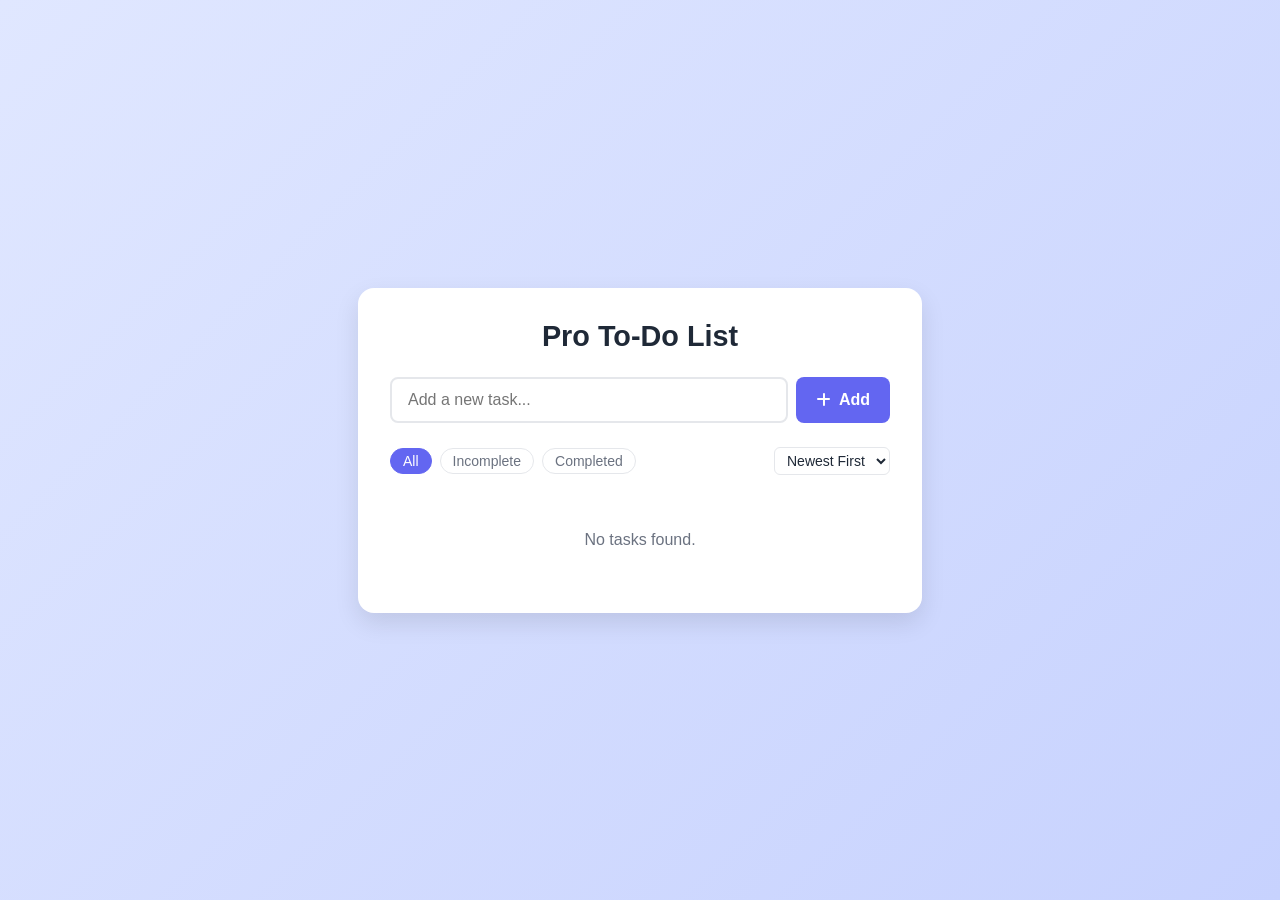
<file: Lab 3/index.html>
<!DOCTYPE html>
<html lang="en">
<head>
    <meta charset="UTF-8">
    <meta name="viewport" content="width=device-width, initial-scale=1.0">
    <title>Pro Interactive To-Do List</title>
    <link rel="stylesheet" href="style.css">
    <!-- FontAwesome for dynamic icons -->
    <link rel="stylesheet" href="https://cdnjs.cloudflare.com/ajax/libs/font-awesome/6.4.0/css/all.min.css">
</head>
<body>
    <div class="todo-app">
        <h1>Pro To-Do List</h1>
        
        <div class="input-section">
            <input type="text" id="taskInput" placeholder="Add a new task...">
            <button id="addBtn"><i class="fas fa-plus"></i> Add</button>
        </div>

        <div class="controls">
            <div class="filters">
                <button class="filter-btn active" data-filter="all">All</button>
                <button class="filter-btn" data-filter="incomplete">Incomplete</button>
                <button class="filter-btn" data-filter="completed">Completed</button>
            </div>
            <div class="sorts">
                <select id="sortSelect">
                    <option value="time-desc">Newest First</option>
                    <option value="time-asc">Oldest First</option>
                    <option value="alpha-asc">A-Z</option>
                    <option value="alpha-desc">Z-A</option>
                </select>
            </div>
        </div>

        <ul id="taskList" class="task-list">
            <!-- Tasks will be injected here by MVC Model/View -->
        </ul>
    </div>
    <script src="app.js"></script>
</body>
</html>
</file>
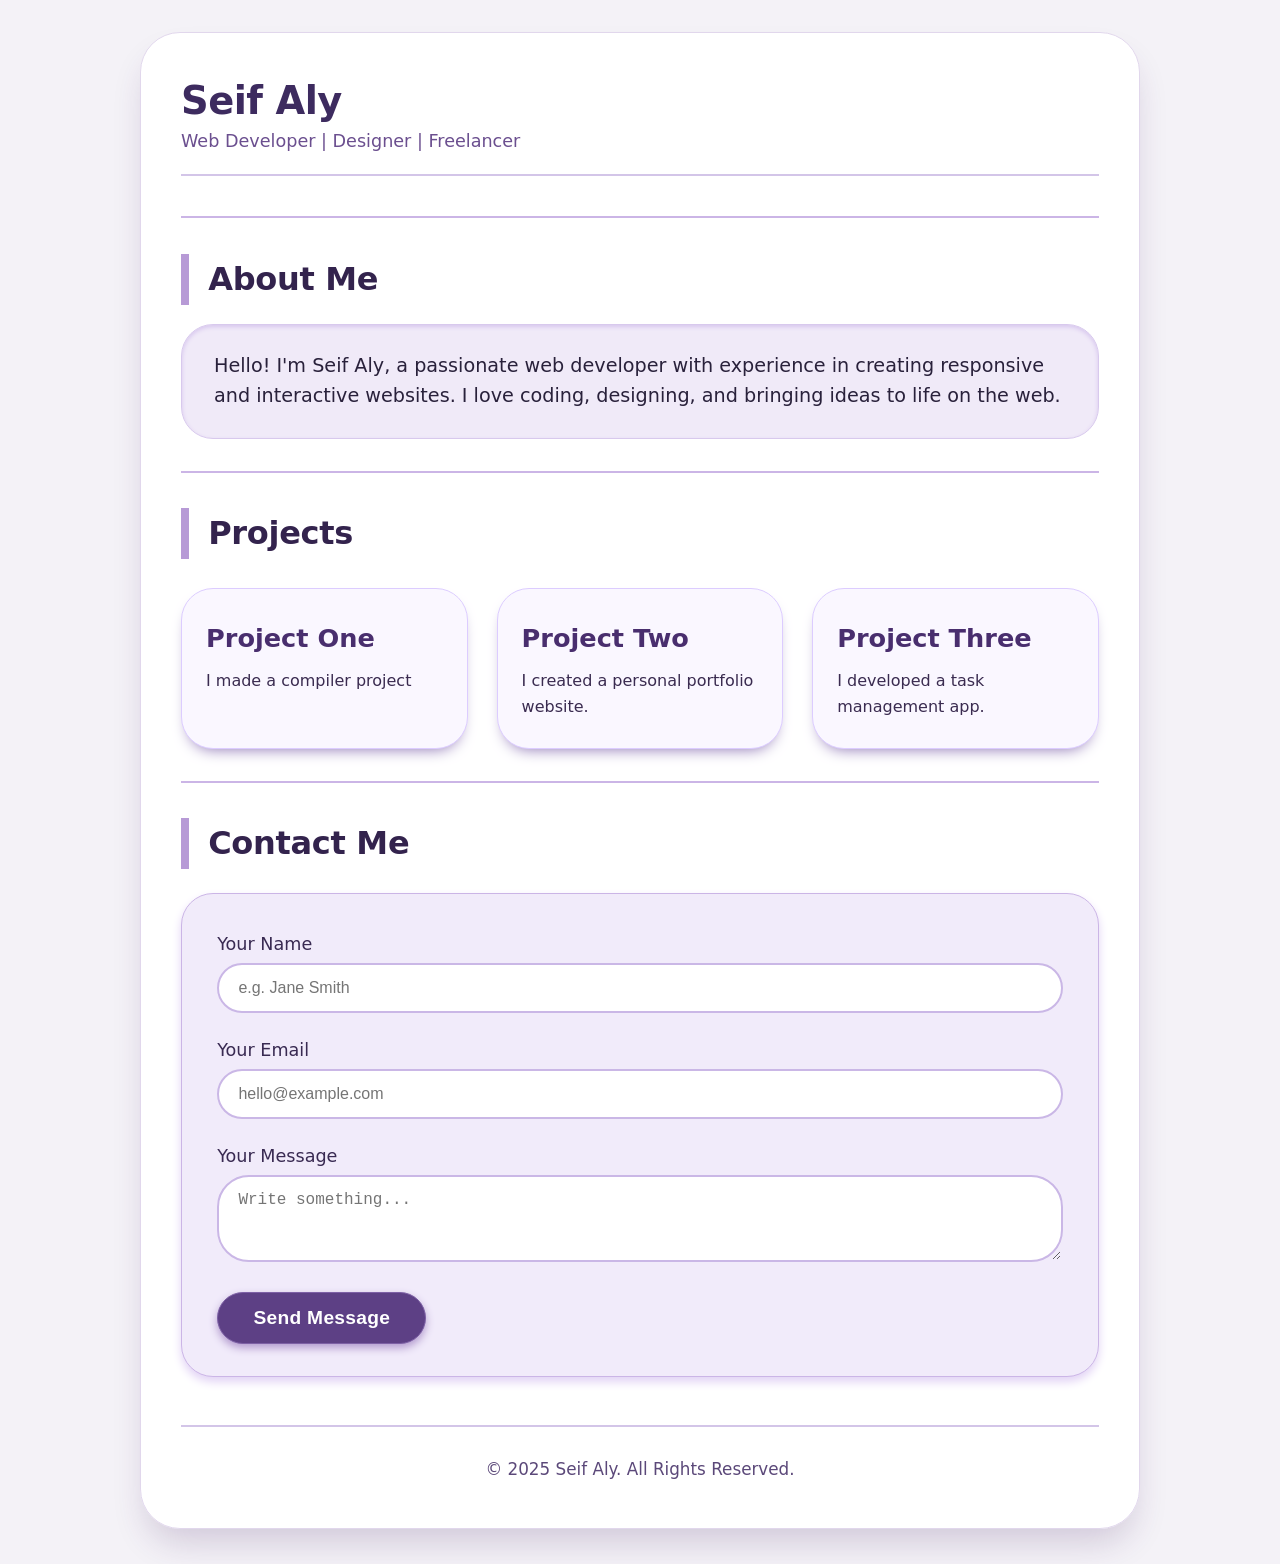
<file: Lab 1/lab1.html>
<!DOCTYPE html>
<html lang="en">
<head>
  <title>Seif Aly · web & design</title>
  <link rel="stylesheet" href="lab1.css">

</head>
<body>
<div class="container">
  <!-- hetet el header  -->
  <div class="top-header">
    <div class="name-title">
      <h1>Seif Aly</h1>
      <div class="subhead">Web Developer | Designer | Freelancer</div>
    </div>
    <div class="nav-links">
    </div>
  </div>

  <div class="dash-line"></div>

  <!-- hetet el about me  -->
  <div class="section-heading">About Me</div>
  <div class="about-text">
    Hello! I'm Seif Aly, a passionate web developer with experience in creating responsive and interactive websites. I love coding, designing, and bringing ideas to life on the web.
  </div>

  <div class="dash-line"></div>

  <!-- hetet el projects -->
  <div class="section-heading">Projects</div>
  <div class="projects-grid">
    <div class="project-card">
      <h3>Project One</h3>
      <p>I made a compiler project </p>
    </div>
    <div class="project-card">
      <h3>Project Two</h3>
      <p>I created a personal portfolio website.</p>
    </div>
    <div class="project-card">
      <h3>Project Three</h3>
      <p>I developed a task management app.</p>
    </div>
  </div>

  <div class="dash-line"></div>

  <!-- hetet el Contact Me -->
  <div class="section-heading">Contact Me</div>
  <div class="contact-form">
    <div class="form-row">
      <div class="form-label">Your Name</div>
      <input class="form-field" type="text" placeholder="e.g. Jane Smith">
    </div>
    <div class="form-row">
      <div class="form-label">Your Email</div>
      <input class="form-field" type="email" placeholder="hello@example.com">
    </div>
    <div class="form-row">
      <div class="form-label">Your Message</div>
      <textarea class="form-field" rows="3" placeholder="Write something..."></textarea>
    </div>
    <div>
      <button class="send-btn" disabled style="pointer-events: none;"> Send Message</button>
      <!-- disabled + pointer-events to keep look but non-interactive as in image -->
    </div>
  </div>

  <div class="footer">
    © 2025 Seif Aly. All Rights Reserved.
  </div>
</div>
</body>
</html>
</file>
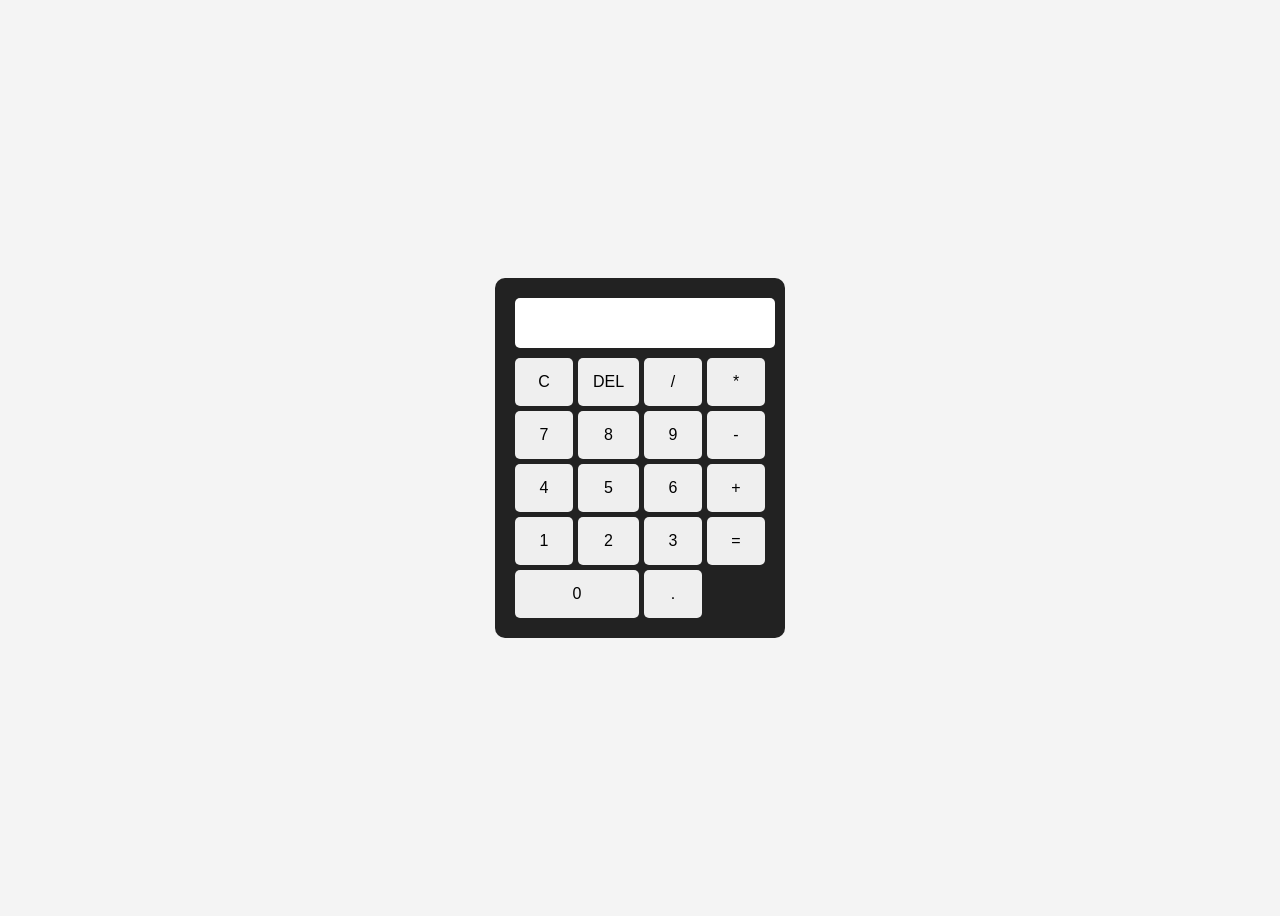
<file: Lab 2/calculator.html>
<!DOCTYPE html>
<html>
<head>
    <title>Simple Calculator</title>
    <link rel="stylesheet" href="calculator.css">
</head>
<body>

    <div class="calculator">
        <input type="text" id="display" disabled>

        <div class="buttons">
            <button onclick="clearDisplay()">C</button>
            <button onclick="deleteLast()">DEL</button>
            <button onclick="appendValue('/')">/</button>
            <button onclick="appendValue('*')">*</button>

            <button onclick="appendValue('7')">7</button>
            <button onclick="appendValue('8')">8</button>
            <button onclick="appendValue('9')">9</button>
            <button onclick="appendValue('-')">-</button>

            <button onclick="appendValue('4')">4</button>
            <button onclick="appendValue('5')">5</button>
            <button onclick="appendValue('6')">6</button>
            <button onclick="appendValue('+')">+</button>

            <button onclick="appendValue('1')">1</button>
            <button onclick="appendValue('2')">2</button>
            <button onclick="appendValue('3')">3</button>
            <button onclick="calculate()">=</button>

            <button onclick="appendValue('0')" class="zero">0</button>
            <button onclick="appendValue('.')">.</button>
        </div>
    </div>

<script src="calculator.js"></script>
</body>
</html>
</file>
<file: Lab 3/style.css>
:root {
    --primary-color: #6366f1;
    --primary-hover: #4f46e5;
    --bg-color: #f3f4f6;
    --app-bg: #ffffff;
    --text-color: #1f2937;
    --text-muted: #6b7280;
    --border-color: #e5e7eb;
    --completed-bg: #f9fafb;
    --success-color: #10b981;
    --danger-color: #ef4444;
    --warning-color: #f59e0b;
}

body {
    font-family: 'Segoe UI', Tahoma, Geneva, Verdana, sans-serif;
    background: linear-gradient(135deg, #e0e7ff 0%, #c7d2fe 100%);
    min-height: 100vh;
    margin: 0;
    display: flex;
    justify-content: center;
    align-items: center;
    color: var(--text-color);
}

.todo-app {
    background-color: var(--app-bg);
    width: 100%;
    max-width: 500px;
    border-radius: 16px;
    box-shadow: 0 10px 25px rgba(0, 0, 0, 0.1);
    padding: 2rem;
    overflow: hidden;
}

h1 {
    text-align: center;
    color: var(--text-color);
    margin-top: 0;
    margin-bottom: 1.5rem;
    font-size: 1.8rem;
}

.input-section {
    display: flex;
    gap: 0.5rem;
    margin-bottom: 1.5rem;
}

#taskInput {
    flex: 1;
    padding: 0.75rem 1rem;
    border: 2px solid var(--border-color);
    border-radius: 8px;
    font-size: 1rem;
    transition: border-color 0.3s;
}

#taskInput:focus {
    outline: none;
    border-color: var(--primary-color);
}

#addBtn {
    background-color: var(--primary-color);
    color: white;
    border: none;
    border-radius: 8px;
    padding: 0 1.25rem;
    font-size: 1rem;
    cursor: pointer;
    font-weight: 600;
    transition: background-color 0.3s, transform 0.1s;
    display: flex;
    align-items: center;
    gap: 0.5rem;
}

#addBtn:hover {
    background-color: var(--primary-hover);
}

#addBtn:active {
    transform: scale(0.97);
}

.controls {
    display: flex;
    justify-content: space-between;
    align-items: center;
    margin-bottom: 1.5rem;
    flex-wrap: wrap;
    gap: 1rem;
}

.filters {
    display: flex;
    gap: 0.5rem;
}

.filter-btn {
    background: none;
    border: 1px solid var(--border-color);
    border-radius: 20px;
    padding: 0.25rem 0.75rem;
    font-size: 0.875rem;
    cursor: pointer;
    color: var(--text-muted);
    transition: all 0.2s;
}

.filter-btn.active, .filter-btn:hover {
    background-color: var(--primary-color);
    color: white;
    border-color: var(--primary-color);
}

#sortSelect {
    padding: 0.25rem 0.5rem;
    border: 1px solid var(--border-color);
    border-radius: 6px;
    background-color: white;
    color: var(--text-color);
    font-size: 0.875rem;
    outline: none;
    cursor: pointer;
}

.task-list {
    list-style: none;
    padding: 0;
    margin: 0;
    max-height: 400px;
    overflow-y: auto;
}

.task-item {
    display: flex;
    align-items: center;
    padding: 1rem;
    border: 1px solid var(--border-color);
    border-radius: 8px;
    margin-bottom: 0.75rem;
    transition: all 0.3s ease;
    background-color: white;
}

.task-item.completed {
    background-color: var(--completed-bg);
    opacity: 0.8;
}

.task-item.fade-out {
    opacity: 0;
    transform: translateX(20px);
}

.task-checkbox-btn {
    background: none;
    border: none;
    color: var(--border-color);
    font-size: 1.25rem;
    cursor: pointer;
    margin-right: 1rem;
    transition: color 0.3s;
    display: flex;
    align-items: center;
    justify-content: center;
}

.task-item.completed .task-checkbox-btn {
    color: var(--success-color);
}

.task-content {
    flex: 1;
    display: flex;
    flex-direction: column;
    overflow: hidden;
}

.task-text {
    font-size: 1rem;
    word-break: break-word;
    transition: color 0.3s;
}

.task-input-edit {
    font-size: 1rem;
    width: 100%;
    border: 1px solid var(--primary-color);
    border-radius: 4px;
    padding: 0.2rem;
    background: #fff;
    outline: none;
}

.task-item.completed .task-text {
    text-decoration: line-through;
    color: var(--text-muted);
}

.task-time {
    font-size: 0.75rem;
    color: var(--text-muted);
    margin-top: 0.25rem;
}

.task-actions {
    display: flex;
    gap: 0.5rem;
    margin-left: 1rem;
}

.action-btn {
    background: none;
    border: none;
    cursor: pointer;
    font-size: 1rem;
    color: var(--text-muted);
    transition: color 0.2s, transform 0.1s;
    padding: 0.25rem;
}

.action-btn:active {
    transform: scale(0.9);
}

.edit-btn:hover {
    color: var(--warning-color);
}

.delete-btn:hover {
    color: var(--danger-color);
}

.save-btn {
    color: var(--success-color);
}

/* Custom Scrollbar for list */
.task-list::-webkit-scrollbar {
    width: 6px;
}
.task-list::-webkit-scrollbar-track {
    background: transparent;
}
.task-list::-webkit-scrollbar-thumb {
    background-color: var(--border-color);
    border-radius: 10px;
}
</file>
<file: Lab 1/lab1.css>
* {
  margin: 0;
  padding: 0;
  box-sizing: border-box;
}

body {
  background: #f4f2f7;  
  font-family: 'Inter', system-ui, -apple-system, 'Segoe UI', Roboto, sans-serif;
  line-height: 1.6;
  color: #1e1a2b;       
  padding: 2rem 1.2rem;
}

.container {
  max-width: 1000px;
  margin: 0 auto;
  background: #ffffffef;  
  backdrop-filter: blur(2px);
  border-radius: 2.5rem;
  box-shadow: 0 20px 35px -8px rgba(65, 30, 95, 0.2); 
  padding: 2.8rem 2.5rem;
  border: 1px solid #e1d7ec;
}


.top-header {
  display: flex;
  flex-wrap: wrap;
  justify-content: space-between;
  align-items: center;
  margin-bottom: 2.5rem;
  border-bottom: 2px solid #d3c5e8;  
  padding-bottom: 1.2rem;
}

.name-title h1 {
  font-size: 2.4rem;
  font-weight: 700;
  letter-spacing: -0.5px;
  color: #3d2b5f;       
  line-height: 1.2;
}

.name-title .subhead {
  font-size: 1.1rem;
  font-weight: 400;
  color: #6b4f8f;       
  margin-top: 0.2rem;
}

.nav-links {
  display: flex;
  gap: 2.2rem;
  font-weight: 500;
}

.nav-links span {
  color: #4a3a6b;
  font-size: 1.2rem;
  cursor: default;
  border-bottom: 2px solid transparent;
  transition: 0.2s;
}

.nav-links span:hover {
  border-bottom-color: #a48abf;
  color: #2f1f49;
}

/* all section headings */
.section-heading {
  font-size: 2rem;
  font-weight: 650;
  margin: 2.2rem 0 1.2rem 0;
  color: #33234d;        
  letter-spacing: -0.3px;
  border-left: 8px solid #b79ad6;  /* accent stripe */
  padding-left: 1.2rem;
}

/* about section */
.about-text {
  font-size: 1.2rem;
  color: #29213b;
  background: #f0eaf8;   /* very light violet */
  padding: 1.6rem 2rem;
  border-radius: 2rem;
  margin-top: 0.2rem;
  border: 1px solid #d8c9ed;
  box-shadow: inset 0 2px 4px #d7c6ee;
}

/* projects grid */
.projects-grid {
  display: flex;
  flex-wrap: wrap;
  gap: 1.8rem;
  margin: 1.8rem 0 1rem 0;
}

.project-card {
  flex: 1 1 200px;
  background: #faf7ff;
  padding: 1.8rem 1.5rem;
  border-radius: 2rem;
  border: 1px solid #dcccff;
  box-shadow: 0 8px 15px -8px #886fb1;
  transition: all 0.2s;
}

.project-card:hover {
  background: #f2eaff;
  border-color: #aa8fd2;
  transform: translateY(-3px);
}

.project-card h3 {
  font-size: 1.6rem;
  font-weight: 600;
  color: #492e6e;
  margin-bottom: 0.6rem;
}

.project-card p {
  color: #3a2b50;
  font-size: 1rem;
}


.contact-form {
  background: #f1ebfa;
  border-radius: 2rem;
  padding: 2.2rem 2.2rem 2rem 2.2rem;
  margin: 1.5rem 0 1rem;
  border: 1px solid #cbb5e6;
  box-shadow: 0 5px 10px #e2d3f5;
}

.form-row {
  margin-bottom: 1.4rem;
}

.form-label {
  display: block;
  font-weight: 500;
  margin-bottom: 0.3rem;
  color: #392a52;
  font-size: 1.1rem;
}

.form-field {
  width: 100%;
  padding: 0.9rem 1.2rem;
  font-size: 1rem;
  background: white;
  border: 2px solid #cab7e6;
  border-radius: 2rem;
  outline: none;
  transition: 0.15s;
  color: #221a30;
}

.form-field:focus {
  border-color: #835fa8;
  box-shadow: 0 0 0 3px #d9c3f5;
}

.send-btn {
  background: #5d4085;      
  color: white;
  border: none;
  font-size: 1.2rem;
  font-weight: 600;
  padding: 0.9rem 2.2rem;
  border-radius: 3rem;
  cursor: default;          
  letter-spacing: 0.3px;
  border: 1px solid #7d60a5;
  box-shadow: 0 4px 8px #b29ace;
  width: auto;
  min-width: 180px;
}

.send-btn:hover {
  background: #6d4f96;      
}

/* footer */
.footer {
  margin-top: 3rem;
  text-align: center;
  color: #5b4879;
  border-top: 2px solid #d3c5e8;
  padding-top: 1.8rem;
  font-size: 1.05rem;
  font-weight: 400;
}

/* small extras */
.dash-line {
  background: #cbb5e6;
  height: 2px;
  width: 100%;
  margin: 2rem 0;
}

/* responsive */
@media (max-width: 650px) {
  .container { padding: 1.8rem; }
  .top-header { flex-direction: column; align-items: start; gap: 1rem; }
  .nav-links { flex-wrap: wrap; gap: 1.2rem; }
  .projects-grid { flex-direction: column; }
}
</file>
<file: Lab 2/calculator.css>
body {
    display: flex;
    justify-content: center;
    align-items: center;
    height: 100vh;
    background-color: #f4f4f4;
    font-family: Arial, sans-serif;
}

.calculator {
    background: #222;
    padding: 20px;
    border-radius: 10px;
    width: 250px;
}

#display {
    width: 100%;
    height: 40px;
    background-color: #ffffff;
    color: #000000;
    margin-bottom: 10px;
    font-size: 18px;
    text-align: right;
    padding: 5px;
    border: none;
    border-radius: 5px;
}

.buttons {
    display: grid;
    grid-template-columns: repeat(4, 1fr);
    gap: 5px;
}

button {
    padding: 15px;
    font-size: 16px;
    border: none;
    border-radius: 5px;
    cursor: pointer;
}

button:hover {
    background-color: #ddd;
}

.zero {
    grid-column: span 2;
}
</file>
